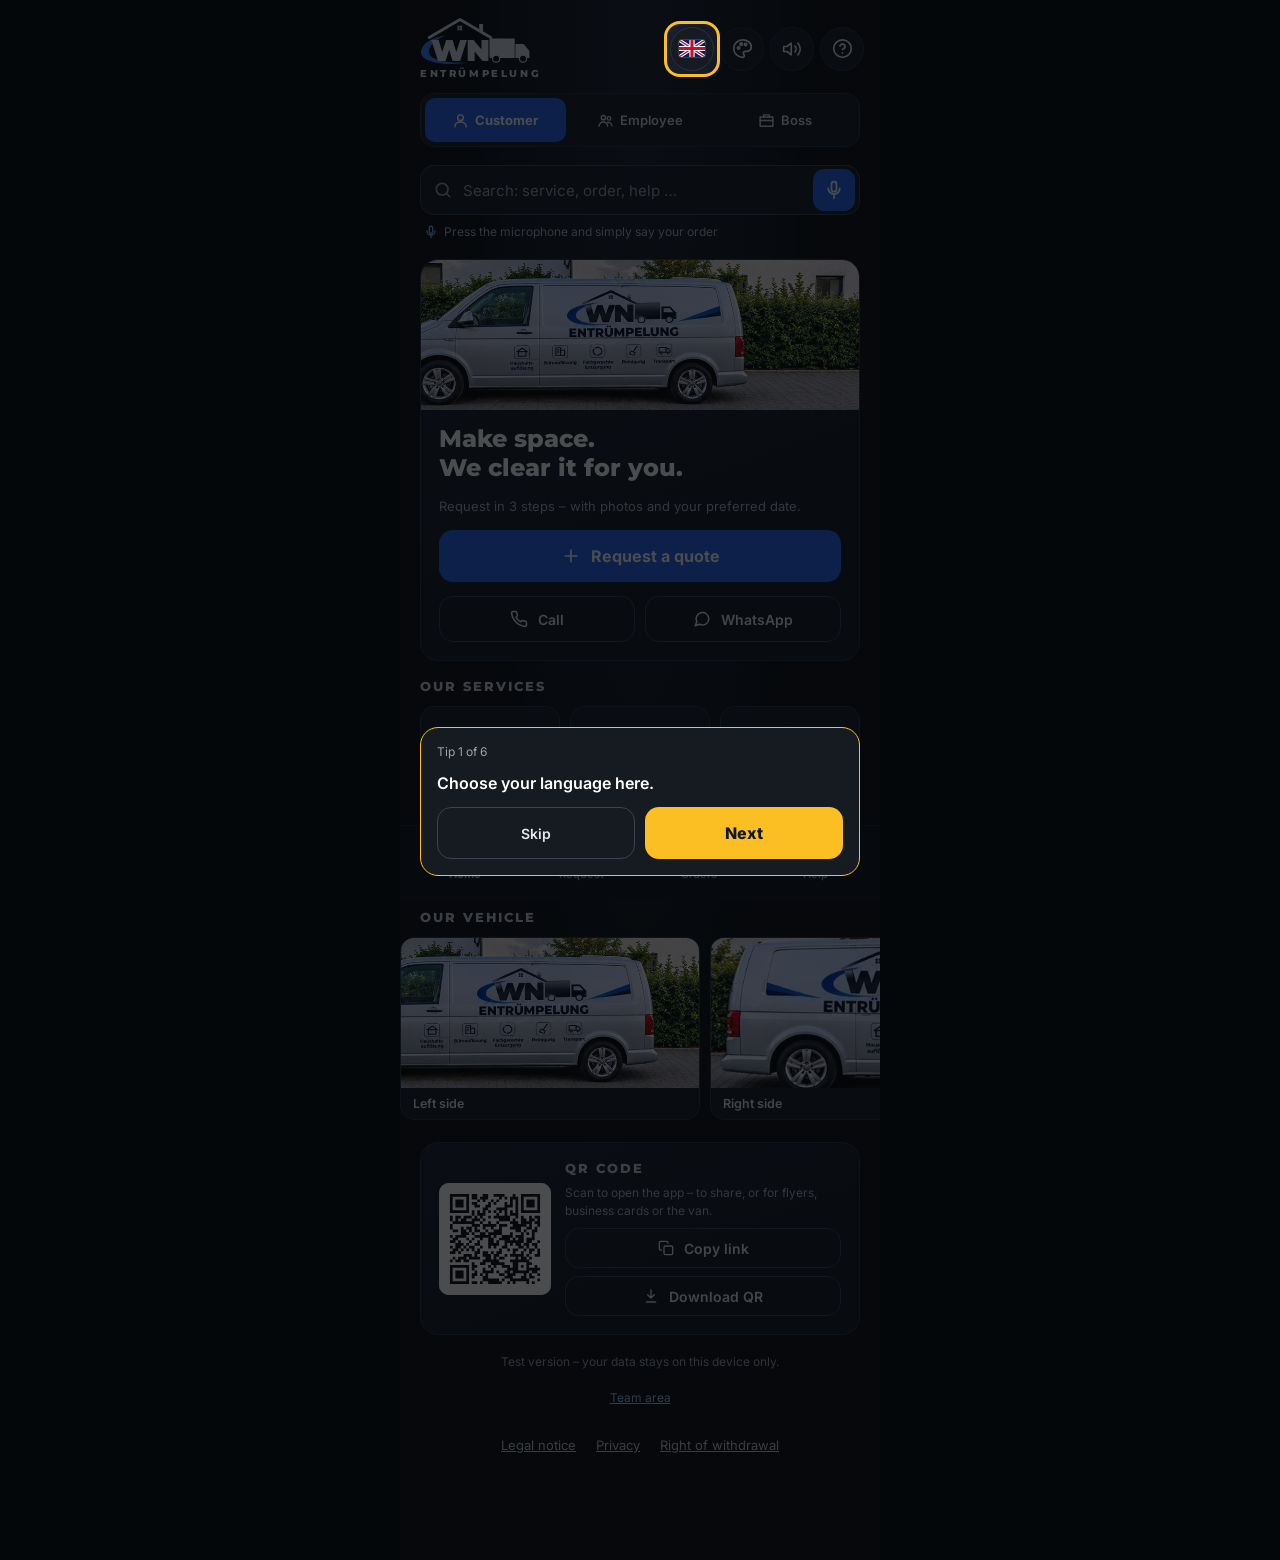
<file: index.html>
<!doctype html>
<html lang="de" dir="ltr" data-theme="night">
<head>
<meta charset="utf-8">
<meta name="viewport" content="width=device-width, initial-scale=1, viewport-fit=cover">
<meta name="theme-color" content="#0B0D11">
<!-- verhindert, dass Handy-Browser (z. B. Samsung Internet) Farben und Logo selbst "abdunkeln" -->
<meta name="color-scheme" content="only light">
<title>WN Entrümpelung</title>
<link rel="icon" href="logo-mark.svg" type="image/svg+xml">
<link rel="apple-touch-icon" href="logo-mark.png">
<link rel="stylesheet" href="fonts/fonts.css">
<style>
/* ===== Designs (Themes) ===== */
:root,[data-theme=night]{
  --page:#06080B; --bg:#0B0D11; --bgTop:#1B2230; --heroFrom:#1A2130;
  --panel:#161A21; --panel2:#12161D; --line:#2A3240; --line2:#3A4352; --sep:#1F2530; --bar:#0E1116;
  --text:#E5E7EB; --head:#FFFFFF; --muted:#9CA3AF; --soft:#AAB3C0; --chip:#D1D5DB; --cap:#C9CFD8;
  --logo:#D6DBE2; --logoAcc:#3B82F6;
  --accent:#2563EB; --accent2:#1D4ED8; --accentL:#93C5FD; --accentBg:#0F2547; --onAccent:#FFFFFF;
  --okBg:#12321F; --okText:#4ADE80; --amBg:#2A2112; --amText:#FBBF24; --warnBg:#2A2112; --warnText:#FDE68A;
  --dangerLine:#7F1D1D; --dangerText:#FCA5A5; --toastBg:#F9FAFB; --toastText:#111827; --tip:#FBBF24; --dim:rgba(5,7,10,.72);
}
[data-theme=light]{
  --page:#E9EDF3; --bg:#F4F6FA; --bgTop:#E3EAF5; --heroFrom:#FFFFFF;
  --panel:#FFFFFF; --panel2:#F8FAFC; --line:#E2E8F0; --line2:#CBD5E1; --sep:#E5E7EB; --bar:#FFFFFF;
  --text:#1F2937; --head:#0F172A; --muted:#64748B; --soft:#475569; --chip:#334155; --cap:#475569;
  --logo:#0F2A4A; --logoAcc:#1D4ED8;
  --okBg:#DCFCE7; --okText:#166534; --amBg:#FEF3C7; --amText:#B45309; --warnBg:#FEF3C7; --warnText:#92400E;
  --dangerLine:#FCA5A5; --dangerText:#B91C1C; --toastBg:#111827; --toastText:#F9FAFB; --tip:#F59E0B; --dim:rgba(15,23,42,.55);
}
[data-theme=silver]{
  --page:#C9D0DA; --bg:#E3E7ED; --bgTop:#C5CDD8; --heroFrom:#FFFFFF;
  --panel:#F5F7FA; --panel2:#EEF1F5; --line:#CDD3DC; --line2:#AEB8C6; --sep:#CDD3DC; --bar:#F5F7FA;
  --text:#1E293B; --head:#0B1B33; --muted:#566273; --soft:#3F4A5A; --chip:#1E293B; --cap:#3F4A5A;
  --logo:#0B1B33; --logoAcc:#1E40AF;
  --okBg:#DCFCE7; --okText:#166534; --amBg:#FEF3C7; --amText:#B45309; --warnBg:#FEF3C7; --warnText:#92400E;
  --dangerLine:#FCA5A5; --dangerText:#B91C1C; --toastBg:#0B1B33; --toastText:#F9FAFB; --tip:#F59E0B; --dim:rgba(15,23,42,.55);
}
[data-theme=navy]{
  --page:#071224; --bg:#0B1B33; --bgTop:#18355E; --heroFrom:#163057;
  --panel:#12284A; --panel2:#0F2240; --line:#24406B; --line2:#36588A; --sep:#1B3459; --bar:#0A1830;
  --text:#E2E8F0; --head:#FFFFFF; --muted:#A3B5CE; --soft:#BCCADC; --chip:#DCE4F0; --cap:#C7D3E3;
  --logo:#E8EDF4; --logoAcc:#F59E0B;
}
[data-theme=contrast]{
  --page:#000; --bg:#000; --bgTop:#000; --heroFrom:#000;
  --panel:#000; --panel2:#000; --line:#FFFFFF; --line2:#FFFFFF; --sep:#FFFFFF; --bar:#000;
  --text:#FFFFFF; --head:#FFFFFF; --muted:#F0F0F0; --soft:#FFFFFF; --chip:#FFFFFF; --cap:#FFD400;
  --logo:#FFFFFF; --logoAcc:#FFD400;
  --accent:#FFD400; --accent2:#FFD400; --accentL:#FFD400; --accentBg:#2E2700; --onAccent:#000000;
  --okBg:#003B16; --okText:#7CFF9E; --amBg:#2E2700; --amText:#FFD400; --warnBg:#2E2700; --warnText:#FFE866;
  --dangerLine:#FF6B6B; --dangerText:#FF9B9B; --toastBg:#FFD400; --toastText:#000; --tip:#FFD400; --dim:rgba(0,0,0,.8);
}

*{box-sizing:border-box}
html,body{margin:0;background:var(--page);color:var(--text);font-family:Inter,"Segoe UI",Tahoma,"Noto Sans Arabic",system-ui,sans-serif;-webkit-tap-highlight-color:transparent}
body{min-height:100vh}
button,input,textarea{font:inherit;color:inherit}
button{cursor:pointer}
a{color:var(--accentL)}
:focus-visible{outline:3px solid var(--accentL);outline-offset:2px}
.sr{position:absolute;width:1px;height:1px;overflow:hidden;clip:rect(0 0 0 0);white-space:nowrap}
[dir=rtl] .flip{transform:scaleX(-1)}

#app{max-width:480px;min-height:100vh;margin:0 auto;display:flex;flex-direction:column;background:radial-gradient(ellipse at 50% 0%,var(--bgTop) 0%,var(--bg) 55%);position:relative}
.screen{flex:1;display:flex;flex-direction:column}
main{flex:1;padding:4px 20px 24px;display:flex;flex-direction:column;gap:18px}

/* Kopf */
.top{display:flex;align-items:center;justify-content:space-between;gap:6px;padding:18px 16px 10px 20px}
.logo{display:flex;flex-direction:column;gap:2px;border:none;background:none;padding:0;align-items:flex-start;flex:none}
.logo svg{width:112px;height:48px;display:block}
.logo-sub{font-family:Montserrat,sans-serif;font-weight:800;font-size:9.5px;letter-spacing:2.6px;color:var(--logo)}
.acts{display:flex;gap:6px}
.round{width:44px;height:44px;border-radius:22px;border:1px solid var(--line);background:var(--panel);color:var(--text);display:flex;align-items:center;justify-content:center;padding:0;flex:none}
.round.ghost{border:none;background:transparent}
.flag{border-radius:3px;box-shadow:0 0 0 1px rgba(127,127,127,.35);display:block;flex:none}

.bar{display:flex;align-items:center;gap:6px;padding:16px 16px 10px 20px}
.bar h1{margin:0;font-family:Montserrat,sans-serif;font-weight:800;font-size:20px;color:var(--head);line-height:1.2;overflow-wrap:anywhere}
.bar .grow{flex:1;display:flex;flex-direction:column;min-width:0}
.progress{height:6px;border-radius:3px;background:var(--sep);margin:0 20px 6px}
.progress span{display:block;height:6px;border-radius:3px;background:var(--accent)}

/* Bausteine */
.card{border-radius:18px;padding:18px;background:linear-gradient(160deg,var(--heroFrom),var(--panel2));border:1px solid var(--line);display:flex;flex-direction:column;gap:14px;color:var(--text)}
.hero h1{margin:0;font-family:Montserrat,sans-serif;font-weight:800;font-size:24px;line-height:1.22;color:var(--head);white-space:pre-line}
.heroimg{display:block;width:calc(100% + 36px);margin:-18px -18px 0;height:150px;object-fit:cover;object-position:50% 60%;border-radius:17px 17px 0 0;border:none;padding:0;cursor:zoom-in;background:var(--panel2)}
.heroimg img{width:100%;height:100%;object-fit:cover;object-position:50% 62%;border-radius:17px 17px 0 0;display:block}
.muted{color:var(--muted)} .soft{color:var(--soft)} .sm{font-size:13px} .xs{font-size:12px}
p{margin:0;line-height:1.5}
.btn{min-height:52px;border-radius:14px;border:none;background:var(--accent);color:var(--onAccent);font-size:16px;font-weight:700;display:flex;align-items:center;justify-content:center;gap:10px;padding:0 18px;text-decoration:none;text-align:center}
.btn.out{background:transparent;border:1px solid var(--line2);color:var(--text);font-weight:600;font-size:14px;min-height:46px}
.btn.soft2{background:var(--accentBg);color:var(--accentL)}
.btn.warn{background:transparent;border:1px solid var(--dangerLine);color:var(--dangerText);font-weight:600;font-size:14px;min-height:46px}
.btn.amber{background:var(--tip);color:#111827;font-weight:800}
.row2{display:grid;grid-template-columns:1fr 1fr;gap:10px}
.h2{margin:0;font-family:Montserrat,sans-serif;font-weight:800;font-size:12.5px;letter-spacing:2px;color:var(--cap);text-transform:uppercase}
.grid3{display:grid;grid-template-columns:repeat(3,minmax(0,1fr));gap:10px}
.tile{min-height:88px;border-radius:14px;border:1px solid var(--line);background:var(--panel);color:var(--text);display:flex;flex-direction:column;align-items:center;justify-content:center;gap:7px;font-size:11.5px;font-weight:600;text-align:center;padding:8px 5px;line-height:1.25;min-width:0;hyphens:auto;-webkit-hyphens:auto;overflow-wrap:anywhere;word-break:normal}
.tile span{max-width:100%}
.tile .ic{color:var(--accentL);flex:none}
.searchbar{display:flex;align-items:center;gap:6px;height:50px;border-radius:14px;border:1px solid var(--line2);background:var(--panel);padding:0 4px 0 12px;color:var(--muted)}
.searchbar .fake{flex:1;min-width:0;height:48px;display:flex;align-items:center;gap:10px;border:none;background:none;color:var(--muted);font-size:15px;text-align:start;padding:0;overflow:hidden;white-space:nowrap;text-overflow:ellipsis}
.searchbar .fake span{overflow:hidden;text-overflow:ellipsis}
.searchbar input{flex:1;min-width:0;border:none;background:transparent;color:var(--head);font-size:16px;outline:none;height:46px}
.micbtn{width:42px;height:42px;border:none;border-radius:11px;background:var(--accent);color:var(--onAccent);display:flex;align-items:center;justify-content:center;flex:none}
.vhint{display:flex;align-items:center;gap:6px;margin-top:-10px;font-size:12px;color:var(--soft);padding:0 4px}
.vhint .ic{color:var(--accentL);flex:none}
.note{font-size:12px;color:var(--muted);text-align:center}

/* Fahrzeug-Galerie */
.gallery{display:flex;gap:10px;overflow-x:auto;scroll-snap-type:x mandatory;margin:0 -20px;padding:0 20px 4px;scrollbar-width:none}
.gallery::-webkit-scrollbar{display:none}
.gal{flex:none;width:72%;max-width:300px;scroll-snap-align:start;border:1px solid var(--line);border-radius:14px;overflow:hidden;background:var(--panel);padding:0;display:flex;flex-direction:column;text-align:start;color:var(--text)}
.gal img{width:100%;height:150px;object-fit:cover;display:block}
.gal span{padding:8px 12px;font-size:12.5px;font-weight:600}
.lightbox{position:fixed;inset:0;z-index:70;background:rgba(0,0,0,.92);display:flex;flex-direction:column;align-items:center;justify-content:center;gap:14px;padding:20px}
.lightbox img{max-width:100%;max-height:72vh;border-radius:12px;object-fit:contain}
.lightbox .cap{color:#fff;font-weight:700}
.lightbox .nav2{display:flex;gap:12px}
.lightbox .round{background:#1F2530;border-color:#3A4352;color:#fff}

/* Formulare */
fieldset{border:none;margin:0;padding:0;display:flex;flex-direction:column;gap:10px}
legend,.lbl{padding:0;font-size:14px;font-weight:700;color:var(--head);margin-bottom:10px}
.lbl{margin:0}
.chips{display:flex;flex-wrap:wrap;gap:8px}
.chip{min-height:44px;padding:0 14px;border-radius:22px;border:1px solid var(--line2);background:transparent;color:var(--chip);font-size:14px;font-weight:600;display:inline-flex;align-items:center;gap:6px}
.chip.on{border-color:var(--accent);background:var(--accentBg);color:var(--head)}
.chip.on .ic{color:var(--accentL)}
.chip.sm{min-height:36px;font-size:13px;padding:0 12px;background:var(--panel);border-color:var(--line)}
.chip.sm.on{background:var(--accent);border-color:var(--accent);color:var(--onAccent)}
.seg{display:grid;grid-auto-flow:column;grid-auto-columns:1fr;gap:4px;padding:4px;border-radius:14px;background:var(--panel);border:1px solid var(--line)}
.seg button{min-height:44px;border:none;border-radius:10px;background:transparent;color:var(--chip);font-size:13px;font-weight:600;padding:0 6px}
.seg button.on{background:var(--accent);color:var(--onAccent);font-weight:700}
.field{display:flex;flex-direction:column;gap:8px}
.inp{min-height:48px;border-radius:12px;border:1px solid var(--line2);background:var(--panel);color:var(--head);font-size:16px;padding:10px 14px;width:100%;outline:none}
.inp:focus{border-color:var(--accent)}
.inp::placeholder,.searchbar input::placeholder{color:var(--muted)}
textarea.inp{min-height:84px;resize:vertical}
.stepper{height:48px;border-radius:12px;border:1px solid var(--line2);background:var(--panel);display:flex;align-items:center;justify-content:space-between}
.stepper button{width:46px;height:46px;border:none;background:transparent;font-size:22px;color:var(--text)}
.stepper span{font-weight:700;font-size:15px;text-align:center;color:var(--head)}
.switch{min-height:56px;border-radius:12px;border:1px solid var(--line);background:var(--panel);display:flex;align-items:center;justify-content:space-between;gap:12px;padding:6px 16px;cursor:pointer}
.switch .tx{display:flex;flex-direction:column;gap:2px}
.switch b{color:var(--head);font-size:14px}
.tg{position:relative;width:50px;height:30px;flex:none}
.tg input{position:absolute;inset:0;width:100%;height:100%;margin:0;opacity:0;cursor:pointer}
.tg i{position:absolute;inset:0;border-radius:15px;background:#6B7280;transition:.2s;pointer-events:none}
.tg i::after{content:"";position:absolute;top:3px;inset-inline-start:3px;width:24px;height:24px;border-radius:12px;background:#fff;transition:.2s}
.tg input:checked+i{background:var(--accent)}
.tg input:checked+i::after{inset-inline-start:23px}
.tg input:focus-visible+i{outline:3px solid var(--accentL);outline-offset:2px}
.photos{display:grid;grid-template-columns:repeat(3,minmax(0,1fr));gap:10px}
.addph{min-height:92px;border-radius:14px;border:1.5px dashed var(--accent);background:var(--accentBg);color:var(--accentL);display:flex;flex-direction:column;align-items:center;justify-content:center;gap:6px;font-size:12px;font-weight:700;cursor:pointer;text-align:center;padding:4px}
.ph{position:relative;height:92px;border-radius:14px;overflow:hidden;background:var(--sep)}
.ph img{width:100%;height:100%;object-fit:cover;display:block}
.ph button{position:absolute;top:4px;inset-inline-end:4px;width:32px;height:32px;border-radius:16px;border:none;background:rgba(0,0,0,.65);color:#fff;display:flex;align-items:center;justify-content:center}
.mode{display:grid;grid-template-columns:1fr 1fr;gap:10px}
.mode button{padding:12px;border-radius:14px;border:1px solid var(--line2);background:var(--panel);color:var(--text);display:flex;flex-direction:column;align-items:flex-start;gap:5px;text-align:start}
.mode button.on{border:1.5px solid var(--accent);background:var(--accentBg)}
.mode b{font-size:14px;color:var(--head)} .mode .ic{color:var(--accentL)}
.days{display:grid;grid-template-columns:repeat(7,minmax(0,1fr));gap:4px}
.day{min-height:54px;border-radius:10px;border:1px solid var(--line);background:var(--panel);color:var(--text);display:flex;flex-direction:column;align-items:center;justify-content:center;gap:2px;padding:2px}
.day small{font-size:10.5px;color:var(--muted);font-weight:600}
.day b{font-size:15px;color:var(--head)}
.day.on{background:var(--accent);border-color:var(--accent)} .day.on small,.day.on b{color:var(--onAccent)}
.day:disabled{opacity:.35;cursor:default}
.mon{font-size:12px;color:var(--muted);font-weight:700;margin-top:2px}
.times{display:grid;grid-template-columns:repeat(3,minmax(0,1fr));gap:8px}
.times button{min-height:44px;border-radius:12px;border:1px solid var(--line2);background:transparent;color:var(--text);font-size:14px;font-weight:600}
.times button.on{border-color:var(--accent);background:var(--accent);color:var(--onAccent);font-weight:700}
.foot{position:sticky;bottom:0;padding:12px 20px calc(16px + env(safe-area-inset-bottom));border-top:1px solid var(--sep);background:var(--bar);display:flex;flex-direction:column;gap:10px;z-index:5}
.foot .sum{display:flex;align-items:center;gap:8px;font-size:13px;color:var(--soft)}

/* Listen */
.list{display:flex;flex-direction:column}
.item{width:100%;min-height:62px;display:flex;align-items:center;gap:12px;padding:10px 2px;border:none;border-bottom:1px solid var(--sep);background:transparent;color:var(--text);text-align:start}
.item .tx{flex:1;display:flex;flex-direction:column;gap:3px;min-width:0}
.item .tt{font-size:15px;font-weight:700;color:var(--head)}
.item .ds{font-size:13px;line-height:1.45;color:var(--soft)}
.ib{width:40px;height:40px;border-radius:10px;background:var(--accentBg);color:var(--accentL);display:flex;align-items:center;justify-content:center;flex:none}
.ib.g{background:var(--okBg);color:var(--okText)} .ib.a{background:var(--amBg);color:var(--amText)}
.say{width:44px;height:44px;border-radius:22px;border:1px solid var(--line);background:var(--panel);color:var(--accentL);display:flex;align-items:center;justify-content:center;flex:none}
.timeline{list-style:none;margin:0;padding:0;display:flex;flex-direction:column}
.timeline li{display:flex;gap:12px;min-height:46px}
.timeline .dot{display:flex;flex-direction:column;align-items:center}
.timeline .dot i{width:24px;height:24px;border-radius:12px;border:2px solid var(--line2);display:flex;align-items:center;justify-content:center;flex:none}
.timeline .dot span{flex:1;width:2px;background:var(--line)}
.timeline li.ok .dot i{background:#16A34A;border-color:#16A34A;color:#fff}
.timeline li.ok .dot span{background:#16A34A}
.timeline li.now .dot i{border:3px solid var(--accent)}
.timeline li:last-child .dot span{display:none}
.timeline b{font-size:14px;color:var(--muted);font-weight:500}
.timeline li.ok b,.timeline li.now b{color:var(--head);font-weight:700}
.kv{display:grid;grid-template-columns:auto 1fr;gap:6px 14px;font-size:13.5px;margin:0}
.kv dt{color:var(--muted)} .kv dd{margin:0;color:var(--head);font-weight:600;word-break:break-word}
.lastcard{flex-direction:row !important;align-items:center;text-align:start;padding:14px 16px !important}
.lastcard b{color:var(--head);font-size:15px}

/* Ansage */
.micwrap{position:relative;width:170px;height:170px;margin:4px auto 0;display:flex;align-items:center;justify-content:center}
.micwrap::before,.micwrap::after{content:"";position:absolute;border-radius:50%;background:var(--accent);opacity:.14}
.micwrap::before{inset:0} .micwrap::after{inset:22px;opacity:.24}
.micwrap.live::before{animation:pulse 1.4s ease-out infinite}
@keyframes pulse{0%{transform:scale(.8);opacity:.5}100%{transform:scale(1.15);opacity:.08}}
.bigmic{position:relative;z-index:1;width:96px;height:96px;border-radius:48px;border:none;background:var(--accent);color:var(--onAccent);display:flex;align-items:center;justify-content:center}
.bigmic.live{background:#DC2626;color:#fff}
.status{text-align:center;font-size:14px;font-weight:700;color:var(--accentL)}
.bub{max-width:86%;padding:12px 14px;border-radius:16px;font-size:15px;line-height:1.45}
.bub.you{align-self:flex-end;background:var(--accent);color:var(--onAccent);border-end-end-radius:4px}
.bub.wn{align-self:flex-start;background:var(--panel);border:1px solid var(--line);border-end-start-radius:4px;color:var(--text)}
.bub .who{display:block;font-size:11px;font-weight:800;letter-spacing:1px;opacity:.8;margin-bottom:4px}
.convo{display:flex;flex-direction:column;gap:10px}
.warnbox{border-radius:12px;padding:12px 14px;background:var(--warnBg);color:var(--warnText);font-size:13.5px;line-height:1.45}
.example{border-radius:12px;padding:12px 14px;background:var(--accentBg);color:var(--head);font-size:14px;line-height:1.45;border:1px dashed var(--accent);text-align:start;width:100%}
.example small{display:block;color:var(--accentL);font-weight:700;font-size:11.5px;margin-bottom:3px}

/* Navigation unten */
.nav{position:sticky;bottom:0;z-index:5;display:grid;grid-template-columns:repeat(4,minmax(0,1fr));border-top:1px solid var(--sep);background:var(--bar);padding:6px 6px calc(10px + env(safe-area-inset-bottom))}
.nav button{min-height:58px;border:none;background:transparent;color:var(--muted);display:flex;flex-direction:column;align-items:center;justify-content:center;gap:4px;font-size:11px;font-weight:600;min-width:0}
.nav button[aria-current=page]{color:var(--accentL);font-weight:800}

/* Auswahl-Fenster (Sprache, Design) */
.sheetbg{position:fixed;inset:0;z-index:50;background:rgba(0,0,0,.6);display:flex;align-items:flex-end;justify-content:center}
.sheet{width:100%;max-width:480px;max-height:90vh;overflow:auto;background:var(--panel2);color:var(--text);border:1px solid var(--line);border-radius:22px 22px 0 0;padding:18px 18px calc(18px + env(safe-area-inset-bottom))}
.sheet h2{margin:0;font-family:Montserrat,sans-serif;font-size:18px;color:var(--head)}
.sheet h3{margin:18px 0 10px;font-size:13px;letter-spacing:1.5px;text-transform:uppercase;color:var(--cap)}
.langs{display:flex;flex-direction:column;gap:8px;margin-top:14px}
.langs button{min-height:54px;border-radius:12px;border:1px solid var(--line);background:var(--panel);color:var(--text);display:flex;align-items:center;gap:14px;padding:0 14px;font-size:16px;font-weight:600;text-align:start}
.langs button.on{border-color:var(--accent);background:var(--accentBg);color:var(--head)}
.langs .ck{margin-inline-start:auto;color:var(--accentL)}
.themes{display:grid;grid-template-columns:repeat(2,minmax(0,1fr));gap:10px}
.thm{border-radius:14px;border:2px solid var(--line);background:var(--panel);color:var(--text);padding:8px;display:flex;flex-direction:column;gap:8px;text-align:start;font-weight:700;font-size:14px}
.thm.on{border-color:var(--accent)}
.thm .pv{height:74px;border-radius:9px;padding:8px;display:flex;flex-direction:column;gap:6px;border:1px solid rgba(127,127,127,.3)}
.thm .pv i{display:block;height:10px;border-radius:5px}
.thm .pv b{display:block;height:18px;border-radius:6px;margin-top:auto}
.thm .nm{display:flex;align-items:center;justify-content:space-between;gap:6px;padding:0 2px}
.swatches{display:flex;flex-wrap:wrap;gap:10px}
.sw{width:48px;height:48px;border-radius:24px;border:3px solid transparent;padding:3px;background:transparent;display:flex;align-items:center;justify-content:center}
.sw i{display:block;width:100%;height:100%;border-radius:50%}
.sw.on{border-color:var(--head)}
.sw.auto i{background:conic-gradient(#2563EB,#0E7C86,#15803D,#C2410C,#DC2626,#7C3AED,#2563EB)}
.sw:disabled{opacity:.3;cursor:default}

/* Tipps */
.tipring{position:fixed;z-index:61;border:3px solid var(--tip);border-radius:16px;box-shadow:0 0 0 9999px var(--dim);pointer-events:none;transition:all .25s}
.tipcard{position:fixed;z-index:62;left:50%;transform:translateX(-50%);width:min(440px,calc(100% - 32px));background:var(--panel);border:1.5px solid var(--tip);border-radius:18px;padding:16px;display:flex;flex-direction:column;gap:12px;color:var(--text)}
.tipcard p{font-size:16px;color:var(--head);font-weight:600}
.tipblock{position:fixed;inset:0;z-index:60}

.toast{position:fixed;left:50%;bottom:96px;transform:translateX(-50%) translateY(20px);z-index:80;max-width:min(440px,calc(100% - 32px));background:var(--toastBg);color:var(--toastText);border-radius:12px;padding:12px 16px;font-size:14px;font-weight:600;box-shadow:0 8px 30px rgba(0,0,0,.35);opacity:0;pointer-events:none;transition:.25s;text-align:center}
.toast.show{opacity:1;transform:translateX(-50%) translateY(0)}

@media (max-width:370px){
  .round{width:40px;height:40px}
  .logo svg{width:100px;height:43px}
  .acts{gap:4px}
  .top{padding-inline:14px 10px}
}
</style>
</head>
<body>
<div id="app"></div>
<noscript><p style="padding:20px">Bitte JavaScript aktivieren.</p></noscript>
<script src="config.js"></script>
<script src="i18n.js"></script>
<script src="flags.js"></script>
<script src="recht.js"></script>
<script src="app.js"></script>
</body>
</html>
</file>
<file: fonts/fonts.css>
/* Schriften lokal (keine Verbindung zu Google) */
@font-face{font-family:'Inter';font-style:normal;font-display:swap;font-weight:100 900;src:url(inter-cyrillic-wght-normal.woff2) format('woff2');unicode-range:U+0301,U+0400-045F,U+0490-0491,U+04B0-04B1,U+2116}
@font-face{font-family:'Inter';font-style:normal;font-display:swap;font-weight:100 900;src:url(inter-latin-ext-wght-normal.woff2) format('woff2');unicode-range:U+0100-02BA,U+02BD-02C5,U+02C7-02CC,U+02CE-02D7,U+02DD-02FF,U+0304,U+0308,U+0329,U+1D00-1DBF,U+1E00-1E9F,U+1EF2-1EFF,U+2020,U+20A0-20AB,U+20AD-20C0,U+2113,U+2C60-2C7F,U+A720-A7FF}
@font-face{font-family:'Inter';font-style:normal;font-display:swap;font-weight:100 900;src:url(inter-latin-wght-normal.woff2) format('woff2');unicode-range:U+0000-00FF,U+0131,U+0152-0153,U+02BB-02BC,U+02C6,U+02DA,U+02DC,U+0304,U+0308,U+0329,U+2000-206F,U+20AC,U+2122,U+2191,U+2193,U+2212,U+2215,U+FEFF,U+FFFD}
@font-face{font-family:'Montserrat';font-style:normal;font-display:swap;font-weight:100 900;src:url(montserrat-cyrillic-wght-normal.woff2) format('woff2');unicode-range:U+0301,U+0400-045F,U+0490-0491,U+04B0-04B1,U+2116}
@font-face{font-family:'Montserrat';font-style:normal;font-display:swap;font-weight:100 900;src:url(montserrat-latin-ext-wght-normal.woff2) format('woff2');unicode-range:U+0100-02BA,U+02BD-02C5,U+02C7-02CC,U+02CE-02D7,U+02DD-02FF,U+0304,U+0308,U+0329,U+1D00-1DBF,U+1E00-1E9F,U+1EF2-1EFF,U+2020,U+20A0-20AB,U+20AD-20C0,U+2113,U+2C60-2C7F,U+A720-A7FF}
@font-face{font-family:'Montserrat';font-style:normal;font-display:swap;font-weight:100 900;src:url(montserrat-latin-wght-normal.woff2) format('woff2');unicode-range:U+0000-00FF,U+0131,U+0152-0153,U+02BB-02BC,U+02C6,U+02DA,U+02DC,U+0304,U+0308,U+0329,U+2000-206F,U+20AC,U+2122,U+2191,U+2193,U+2212,U+2215,U+FEFF,U+FFFD}
</file>
